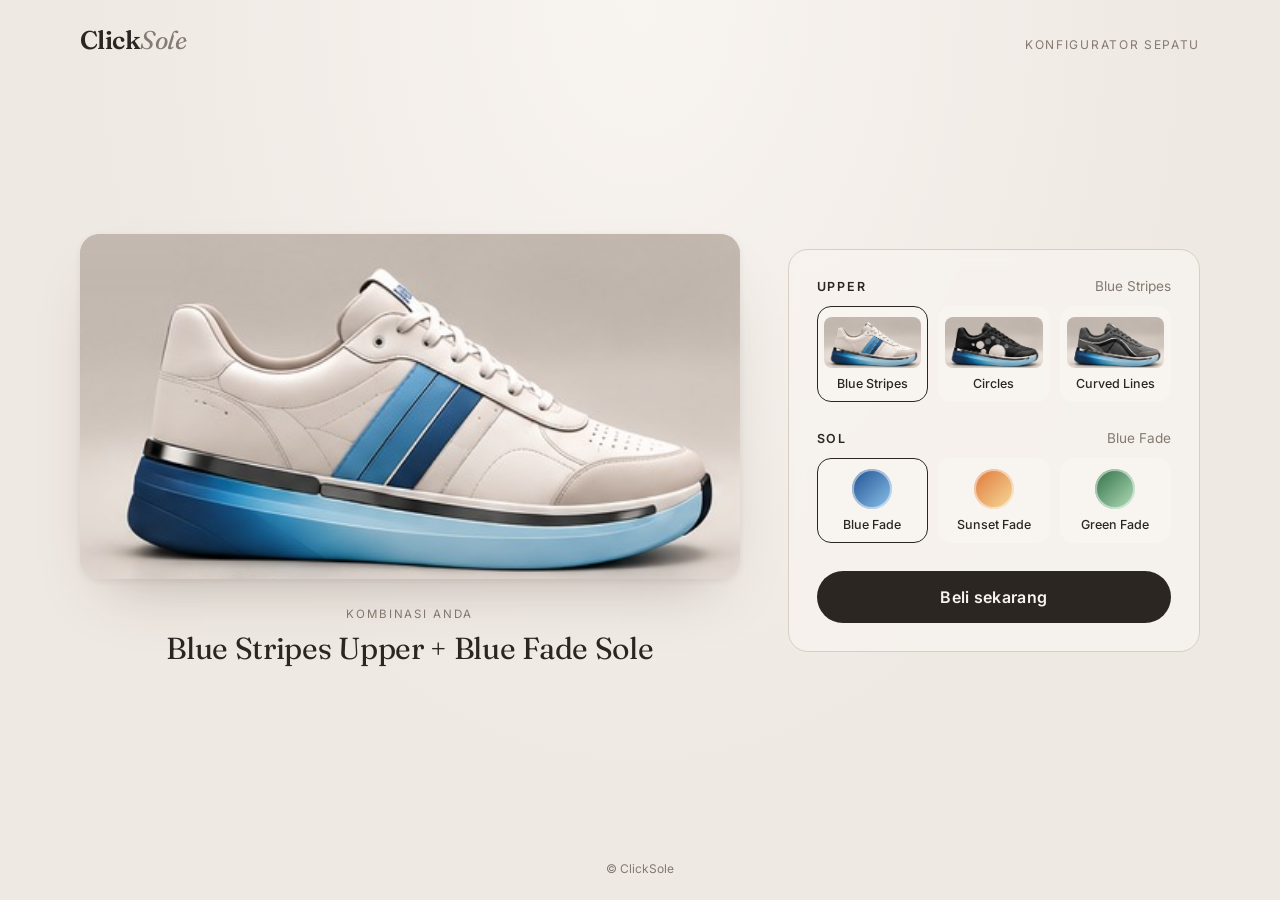
<file: index.html>
<!DOCTYPE html>
<html lang="id">
<head>
  <meta charset="UTF-8">
  <meta name="viewport" content="width=device-width, initial-scale=1">
  <title>ClickSole — Konfigurator Sepatu</title>
  <meta name="description" content="Rancang sepatu ClickSole Anda: pilih upper dan sol favorit.">
  <link rel="preconnect" href="https://fonts.googleapis.com">
  <link rel="preconnect" href="https://fonts.gstatic.com" crossorigin>
  <link href="https://fonts.googleapis.com/css2?family=Fraunces:opsz,wght@9..144,400;9..144,600&family=Inter:wght@400;500;600&display=swap" rel="stylesheet">
  <link rel="stylesheet" href="style.css">
</head>
<body>
  <header class="site-header">
    <a class="brand" href="#">Click<span>Sole</span></a>
    <span class="tagline">Konfigurator Sepatu</span>
  </header>

  <main class="configurator">
    <section class="stage" aria-label="Pratinjau sepatu">
      <div class="shoe-frame">
        <img id="shoe-a" class="shoe is-visible" src="1A.png" alt="Sepatu ClickSole">
        <img id="shoe-b" class="shoe" src="1A.png" alt="" aria-hidden="true">
      </div>
      <p class="eyebrow">Kombinasi Anda</p>
      <h1 id="combo-name" class="combo-name" aria-live="polite">Blue Stripes Upper + Blue Fade Sole</h1>
    </section>

    <section class="panel" aria-label="Pilihan">
      <div class="option-group">
        <div class="group-head">
          <h2>Upper</h2>
          <span id="upper-label" class="current">Blue Stripes</span>
        </div>
        <div id="upper-options" class="options" role="radiogroup" aria-label="Pilih upper"></div>
      </div>

      <div class="option-group">
        <div class="group-head">
          <h2>Sol</h2>
          <span id="sole-label" class="current">Blue Fade</span>
        </div>
        <div id="sole-options" class="options" role="radiogroup" aria-label="Pilih sol"></div>
      </div>

      <button type="button" class="buy-btn">Beli sekarang</button>
    </section>
  </main>

  <footer class="site-footer">© ClickSole</footer>

  <script src="script.js"></script>
</body>
</html>
</file>
<file: style.css>
:root {
  --bg: #efe9e3;
  --bg-deep: #e2d9d0;
  --surface: #f8f4f0;
  --ink: #2b2622;
  --muted: #847a71;
  --line: #d8cec4;
  --accent: #2b2622;
  --radius: 20px;
  --ease: cubic-bezier(.4, 0, .2, 1);
}

* { box-sizing: border-box; margin: 0; padding: 0; }

body {
  min-height: 100vh;
  display: flex;
  flex-direction: column;
  font-family: "Inter", system-ui, sans-serif;
  color: var(--ink);
  background: radial-gradient(ellipse at top, var(--surface), var(--bg) 60%);
  background-color: var(--bg);
  -webkit-font-smoothing: antialiased;
}

/* Header */
.site-header {
  display: flex;
  align-items: baseline;
  justify-content: space-between;
  gap: 16px;
  max-width: 1160px;
  width: 100%;
  margin: 0 auto;
  padding: 24px 20px;
}
.brand {
  font-family: "Fraunces", Georgia, serif;
  font-size: 1.6rem;
  font-weight: 600;
  letter-spacing: -0.02em;
  color: var(--ink);
  text-decoration: none;
}
.brand span { color: var(--muted); font-weight: 400; font-style: italic; }
.tagline {
  font-size: 0.75rem;
  letter-spacing: 0.14em;
  text-transform: uppercase;
  color: var(--muted);
}

/* Layout */
.configurator {
  flex: 1;
  display: grid;
  gap: 32px;
  max-width: 1160px;
  width: 100%;
  margin: 0 auto;
  padding: 8px 20px 40px;
}

@media (min-width: 900px) {
  .configurator {
    grid-template-columns: 1.6fr 1fr;
    align-items: center;
    gap: 48px;
    padding-top: 24px;
  }
}

/* Stage */
.stage { text-align: center; }

.shoe-frame {
  position: relative;
  aspect-ratio: 428 / 224;
  border-radius: var(--radius);
  overflow: hidden;
  background: linear-gradient(180deg, #c3b9b0, #e3d9d1);
  box-shadow: 0 30px 60px -30px rgba(70, 55, 40, 0.35), 0 2px 6px rgba(70, 55, 40, 0.08);
}
.shoe {
  position: absolute;
  inset: 0;
  width: 100%;
  height: 100%;
  object-fit: cover;
  opacity: 0;
  transform: scale(1.02);
  transition: opacity 0.5s var(--ease), transform 0.6s var(--ease);
}
.shoe.is-visible { opacity: 1; transform: scale(1); }

.eyebrow {
  margin-top: 28px;
  font-size: 0.72rem;
  letter-spacing: 0.16em;
  text-transform: uppercase;
  color: var(--muted);
}
.combo-name {
  margin-top: 8px;
  font-family: "Fraunces", Georgia, serif;
  font-weight: 400;
  font-size: clamp(1.25rem, 3.2vw, 1.9rem);
  line-height: 1.25;
  letter-spacing: -0.01em;
}

/* Panel */
.panel {
  display: flex;
  flex-direction: column;
  gap: 28px;
  padding: 28px;
  border-radius: var(--radius);
  background: rgba(248, 244, 240, 0.7);
  border: 1px solid var(--line);
  backdrop-filter: blur(8px);
}
@media (max-width: 480px) {
  .panel { padding: 20px 16px; }
}

.group-head {
  display: flex;
  align-items: baseline;
  justify-content: space-between;
  margin-bottom: 12px;
}
.group-head h2 {
  font-size: 0.78rem;
  font-weight: 600;
  letter-spacing: 0.14em;
  text-transform: uppercase;
}
.current { font-size: 0.85rem; color: var(--muted); }

.options {
  display: grid;
  grid-template-columns: repeat(3, 1fr);
  gap: 10px;
}

.option {
  display: flex;
  flex-direction: column;
  align-items: center;
  gap: 8px;
  padding: 10px 6px;
  min-height: 44px;
  font: inherit;
  color: var(--ink);
  background: var(--surface);
  border: 1.5px solid transparent;
  border-radius: 14px;
  cursor: pointer;
  transition: border-color 0.25s var(--ease), transform 0.25s var(--ease), box-shadow 0.25s var(--ease);
}
.option:hover { transform: translateY(-2px); box-shadow: 0 8px 18px -10px rgba(70, 55, 40, 0.4); }
.option:focus-visible { outline: 2px solid var(--ink); outline-offset: 2px; }
.option.is-active { border-color: var(--ink); }

.option-name { font-size: 0.78rem; font-weight: 500; text-align: center; }

.thumb {
  display: block;
  width: 100%;
  aspect-ratio: 428 / 224;
  border-radius: 8px;
  overflow: hidden;
  background: var(--bg-deep);
}
.thumb img { width: 100%; height: 100%; object-fit: cover; display: block; }

.swatch {
  width: 40px;
  height: 40px;
  border-radius: 50%;
  box-shadow: inset 0 0 0 2px rgba(255, 255, 255, 0.5);
}

.buy-btn {
  width: 100%;
  padding: 16px 24px;
  font: inherit;
  font-weight: 600;
  font-size: 1rem;
  letter-spacing: 0.02em;
  color: var(--surface);
  background: var(--accent);
  border: none;
  border-radius: 999px;
  cursor: pointer;
  transition: transform 0.2s var(--ease), box-shadow 0.2s var(--ease), background 0.2s var(--ease);
}
.buy-btn:hover { background: #443c35; transform: translateY(-1px); box-shadow: 0 12px 24px -12px rgba(43, 38, 34, 0.6); }
.buy-btn:active { transform: translateY(0); }
.buy-btn:focus-visible { outline: 2px solid var(--ink); outline-offset: 3px; }

.site-footer {
  padding: 24px 20px;
  text-align: center;
  font-size: 0.75rem;
  color: var(--muted);
}

@media (prefers-reduced-motion: reduce) {
  * { transition-duration: 0.01ms !important; }
}
</file>
